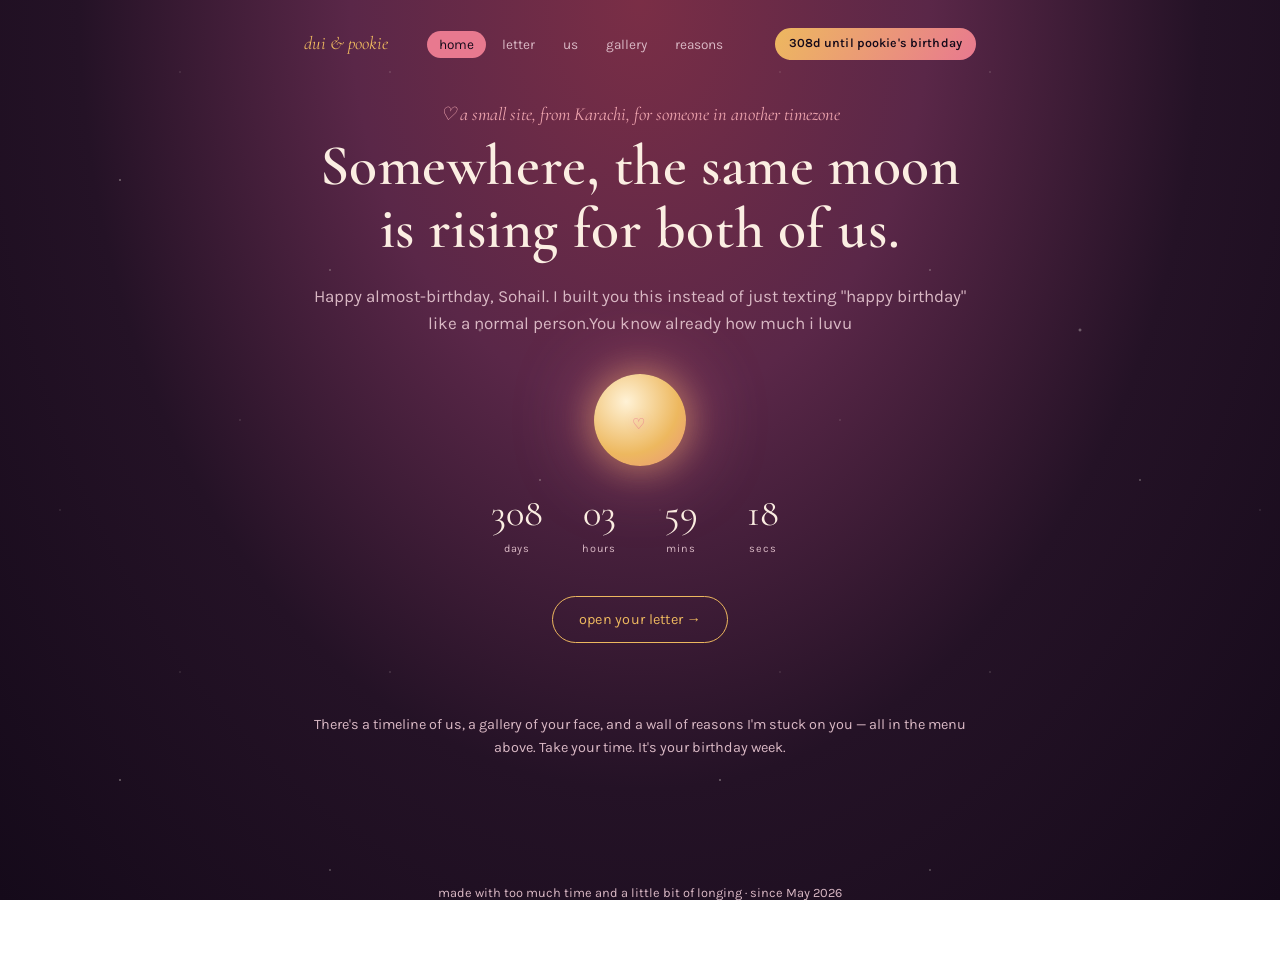
<file: index.html>
<!DOCTYPE html>
<html lang="en">
<head>
<meta charset="UTF-8">
<meta name="viewport" content="width=device-width, initial-scale=1.0">
<title>For Pookie 🤍</title>
<link rel="stylesheet" href="style.css">
</head>
<body>

<div class="floating-hearts" id="floating-hearts"></div>

<nav class="nav">
  <a class="nav-mark" href="index.html">dui &amp; pookie</a>
  <ul class="nav-links">
    <li><a href="index.html">home</a></li>
    <li><a href="letter.html">letter</a></li>
    <li><a href="us.html">us</a></li>
    <li><a href="gallery.html">gallery</a></li>
    <li><a href="reasons.html">reasons</a></li>
  </ul>
  <span class="countdown-pill" id="nav-countdown"></span>
</nav>

<div class="wrap">

  <div class="hero">
    <span class="eyebrow"><span class="beat">♡</span> a small site, from Karachi, for someone in another timezone</span>
    <h1>Somewhere, the same moon<br>is rising for both of us.</h1>
    <p>Happy almost-birthday, Sohail. I built you this instead of just texting "happy birthday" like a normal person.You know already how much i luvu</p>
  </div>

  <div class="moon-wrap">
    <div class="moon"><div class="shadow"></div></div>
  </div>

  <div class="countdown-grid">
    <div class="countdown-unit"><span class="num" id="cd-days">00</span><span class="label">days</span></div>
    <div class="countdown-unit"><span class="num" id="cd-hours">00</span><span class="label">hours</span></div>
    <div class="countdown-unit"><span class="num" id="cd-minutes">00</span><span class="label">mins</span></div>
    <div class="countdown-unit"><span class="num" id="cd-seconds">00</span><span class="label">secs</span></div>
  </div>

  <div style="text-align:center; margin-top:36px;">
    <a class="btn" href="letter.html">open your letter →</a>
  </div>

  <div style="text-align:center; margin-top:70px; color: var(--lavender); font-size:0.9rem;">
    <p>There's a timeline of us, a gallery of your face, and a wall of reasons I'm stuck on you — all in the menu above. Take your time. It's your birthday week.</p>
  </div>

</div>

<footer>made with too much time and a little bit of longing · since May 2026</footer>

<script src="script.js"></script>
</body>
</html>
</file>
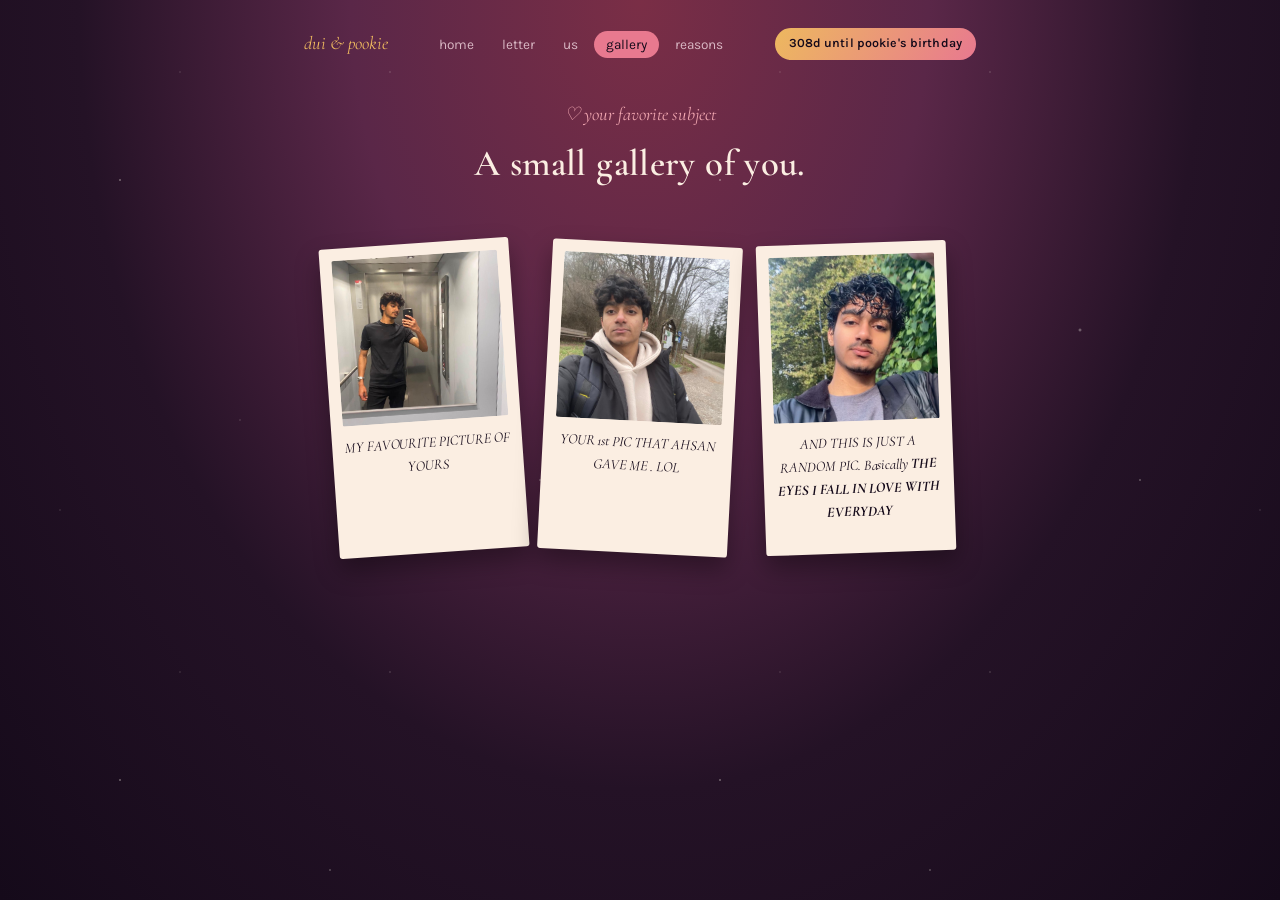
<file: gallery.html>
<!DOCTYPE html>
<html lang="en">
<head>
<meta charset="UTF-8">
<meta name="viewport" content="width=device-width, initial-scale=1.0">
<title>Gallery 🤍</title>
<link rel="stylesheet" href="style.css">
</head>
<body>

<div class="floating-hearts" id="floating-hearts"></div>

<nav class="nav">
  <a class="nav-mark" href="index.html">dui &amp; pookie</a>
  <ul class="nav-links">
    <li><a href="index.html">home</a></li>
    <li><a href="letter.html">letter</a></li>
    <li><a href="us.html">us</a></li>
    <li><a href="gallery.html">gallery</a></li>
    <li><a href="reasons.html">reasons</a></li>
  </ul>
  <span class="countdown-pill" id="nav-countdown"></span>
</nav>

<div class="wrap">

  <div class="hero">
    <span class="eyebrow"><span class="beat">♡</span> your favorite subject</span>
    <h2>A small gallery of you.</h2>
  
  </div>

  <div class="gallery">
    <div class="polaroid" style="--r: -4deg;">
      <div class="frame"><img src="photos/photo1.jpeg" alt="" onerror="this.style.display='none'; this.parentElement.textContent='photo1.jpeg'"></div>
      <span class="cap">MY FAVOURITE PICTURE OF YOURS</span>
    </div>
    <div class="polaroid" style="--r: 3deg;">
      <div class="frame"><img src="photos/photo2.jpeg" alt="" onerror="this.style.display='none'; this.parentElement.textContent='photo2.jpeg'"></div>
      <span class="cap">YOUR 1st PIC THAT AHSAN GAVE ME . LOL</span>
    </div>
    <div class="polaroid" style="--r: -2deg;">
      <div class="frame"><img src="photos/photo3.jpeg" alt="" onerror="this.style.display='none'; this.parentElement.textContent='photo3.jpeg'"></div>
      <span class="cap">AND THIS IS JUST A RANDOM PIC. Basically <b>THE EYES I FALL IN LOVE WITH EVERYDAY</b></span>
    </div>
  </div>

</div>

<script src="script.js"></script>
</body>
</html>
</file>
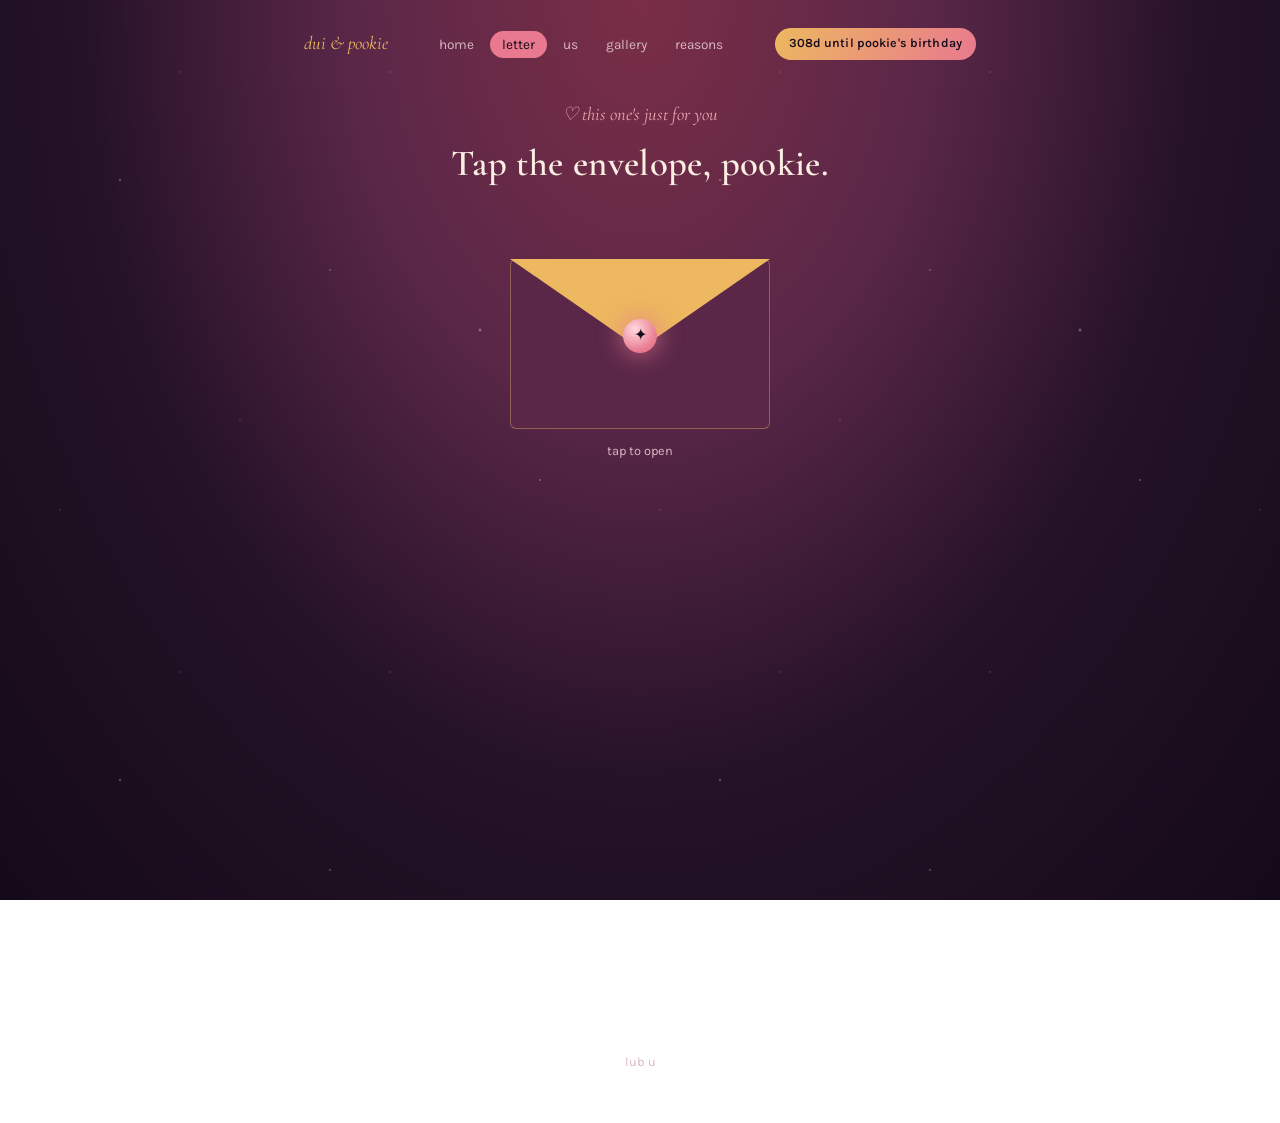
<file: letter.html>
<!DOCTYPE html>
<html lang="en">
<head>
<meta charset="UTF-8">
<meta name="viewport" content="width=device-width, initial-scale=1.0">
<title>Your Letter 🤍</title>
<link rel="stylesheet" href="style.css">
</head>
<body>

<div class="floating-hearts" id="floating-hearts"></div>

<nav class="nav">
  <a class="nav-mark" href="index.html">dui &amp; pookie</a>
  <ul class="nav-links">
    <li><a href="index.html">home</a></li>
    <li><a href="letter.html">letter</a></li>
    <li><a href="us.html">us</a></li>
    <li><a href="gallery.html">gallery</a></li>
    <li><a href="reasons.html">reasons</a></li>
  </ul>
  <span class="countdown-pill" id="nav-countdown"></span>
</nav>

<div class="wrap">

  <div class="hero">
    <span class="eyebrow"><span class="beat">♡</span> this one's just for you</span>
    <h2>Tap the envelope, pookie.</h2>
  </div>

  <div class="envelope-stage">
    <div class="envelope" id="envelope">
      <div class="body"></div>
      <div class="flap"></div>
      <div class="seal">✦</div>
      <div class="hint">tap to open</div>
    </div>
  </div>

  <div class="letter-paper" id="letter-paper">
    <p>Sohail,</p>
    <p>
      Ever since May , you are the reason i am so happy . You are my peace , my life , my safe space my love of life . pookie <3. 
    </p>
    <p>
     So here me the same girl who did not believed in ur AI wale biceps is wishing you . Every day feels so better because u r in it . 
    </p>
    <p>
     Happiest birthday poookieiieeeiiei baby cutie . I love your eyes so much ehhehe
    </p>
    <div class="signature">— your dui</div>
  </div>

</div>

<footer>lub u</footer>

<script src="script.js"></script>
</body>
</html>
</file>
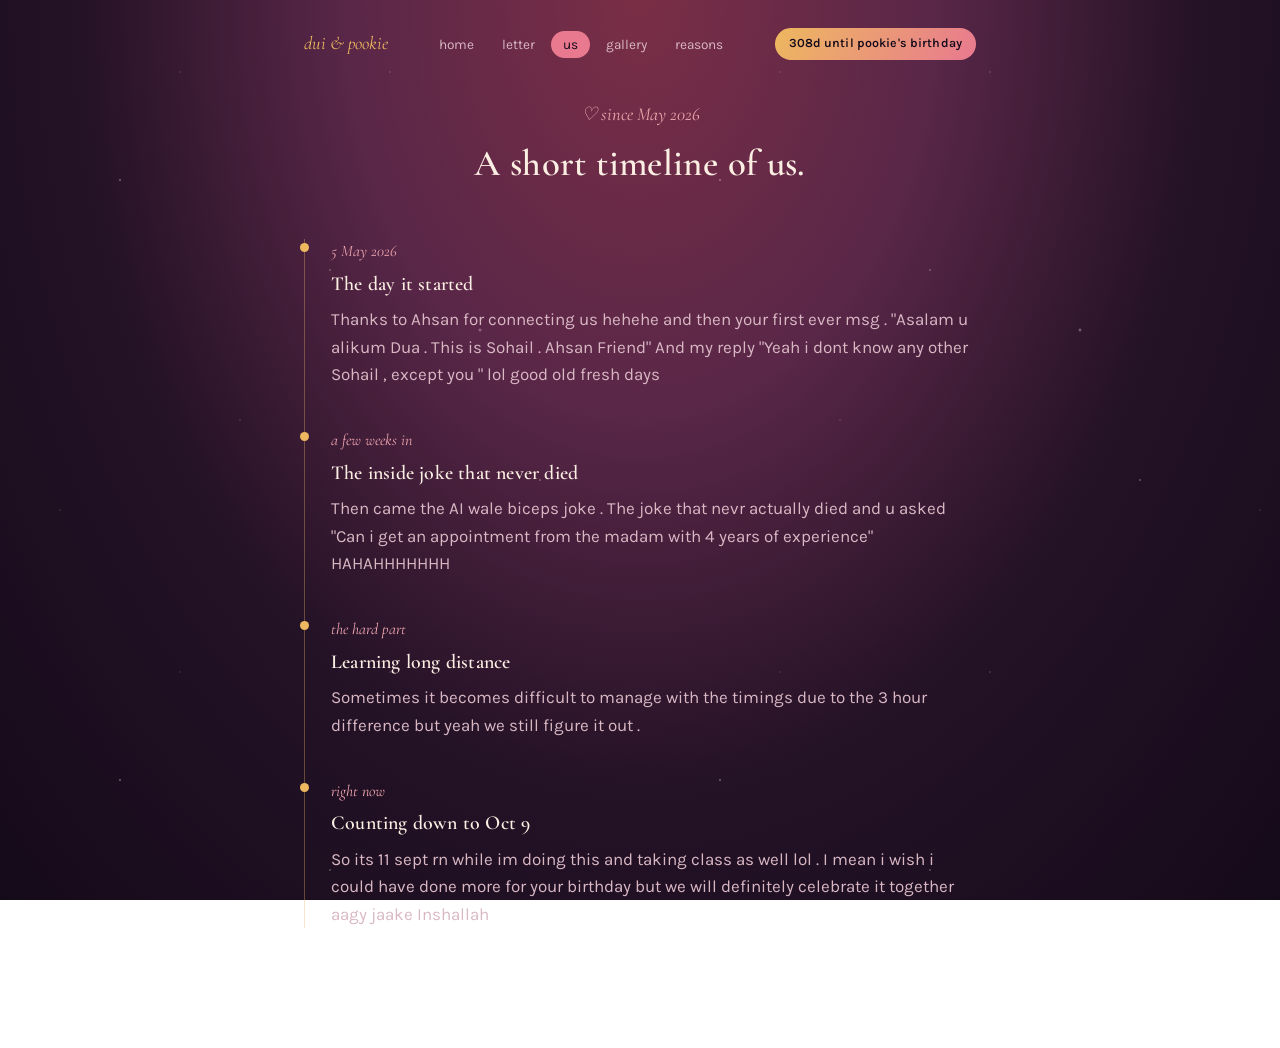
<file: us.html>
<!DOCTYPE html>
<html lang="en">
<head>
<meta charset="UTF-8">
<meta name="viewport" content="width=device-width, initial-scale=1.0">
<title>Us 🤍</title>
<link rel="stylesheet" href="style.css">
</head>
<body>

<div class="floating-hearts" id="floating-hearts"></div>

<nav class="nav">
  <a class="nav-mark" href="index.html">dui &amp; pookie</a>
  <ul class="nav-links">
    <li><a href="index.html">home</a></li>
    <li><a href="letter.html">letter</a></li>
    <li><a href="us.html">us</a></li>
    <li><a href="gallery.html">gallery</a></li>
    <li><a href="reasons.html">reasons</a></li>
  </ul>
  <span class="countdown-pill" id="nav-countdown"></span>
</nav>

<div class="wrap">

  <div class="hero">
    <span class="eyebrow"><span class="beat">♡</span> since May 2026</span>
    <h2>A short timeline of us.</h2>
   
  </div>

  <div class="timeline">
    <div class="timeline-item">
      <div class="date">5 May 2026</div>
      <h3>The day it started</h3>
      <p>Thanks to Ahsan for connecting us hehehe and then your first ever msg . "Asalam u alikum Dua . This is Sohail . Ahsan Friend" And my reply "Yeah i dont know any other Sohail , except you " lol good old fresh days </p>
    </div>
    <div class="timeline-item">
      <div class="date">a few weeks in</div>
      <h3>The inside joke that never died</h3>
      <p>Then came the AI wale biceps joke . The joke that nevr actually died and u asked "Can i get an appointment from the madam with 4 years of experience" HAHAHHHHHHH </p>
    </div>
    <div class="timeline-item">
      <div class="date">the hard part</div>
      <h3>Learning long distance</h3>
      <p>Sometimes it becomes difficult to manage with the timings due to the 3 hour difference but yeah we still figure it out . </p>
    </div>
    <div class="timeline-item">
      <div class="date">right now</div>
      <h3>Counting down to Oct 9</h3>
      <p>So its 11 sept rn while im doing this and taking class as well lol . I mean i wish i could have done more for your birthday but we will definitely celebrate it together aagy jaake Inshallah </p>
    </div>
  </div>

</div>

<script src="script.js"></script>
</body>
</html>
</file>
<file: style.css>
@import url('https://fonts.googleapis.com/css2?family=Cormorant+Garamond:ital,wght@0,400;0,500;0,600;1,500&family=Karla:wght@400;500;600&display=swap');

:root {
  --navy: #241226;
  --navy-deep: #150a1a;
  --plum: #5a2748;
  --wine: #7a2e46;
  --gold: #edb85f;
  --rose: #f0a6b0;
  --rose-hot: #e8798f;
  --cream: #fbeee2;
  --lavender: #d9b8c4;
  --max-w: 720px;
}

* { box-sizing: border-box; }

html { scroll-behavior: smooth; }

body {
  margin: 0;
  background: radial-gradient(ellipse at top, var(--wine) 0%, var(--plum) 32%, var(--navy) 62%, var(--navy-deep) 100%);
  background-attachment: fixed;
  color: var(--cream);
  font-family: 'Karla', sans-serif;
  font-size: 17px;
  line-height: 1.6;
  min-height: 100vh;
  position: relative;
  overflow-x: hidden;
}

/* scattered stars, fixed so they don't reset per page scroll */
body::before {
  content: '';
  position: fixed;
  inset: 0;
  pointer-events: none;
  z-index: 0;
  background-image:
    radial-gradient(1.5px 1.5px at 20% 30%, rgba(246,239,230,0.55), transparent),
    radial-gradient(1px 1px at 65% 12%, rgba(246,239,230,0.4), transparent),
    radial-gradient(2px 2px at 80% 55%, rgba(246,239,230,0.5), transparent),
    radial-gradient(1px 1px at 40% 70%, rgba(246,239,230,0.35), transparent),
    radial-gradient(1.5px 1.5px at 90% 80%, rgba(246,239,230,0.45), transparent),
    radial-gradient(1px 1px at 10% 85%, rgba(246,239,230,0.3), transparent),
    radial-gradient(1.5px 1.5px at 55% 45%, rgba(246,239,230,0.4), transparent),
    radial-gradient(1px 1px at 30% 12%, rgba(246,239,230,0.3), transparent);
  background-repeat: repeat;
  background-size: 600px 600px;
}

/* ---------- floating hearts (decorative, behind content) ---------- */
.floating-hearts {
  position: fixed;
  inset: 0;
  z-index: 0;
  pointer-events: none;
  overflow: hidden;
}

.floating-hearts .fh {
  position: absolute;
  bottom: -40px;
  color: var(--rose-hot);
  opacity: 0;
  font-size: 14px;
  animation: floatUp linear forwards;
  will-change: transform, opacity;
}

@keyframes floatUp {
  0% { opacity: 0; transform: translateY(0) translateX(0) scale(0.8) rotate(0deg); }
  10% { opacity: 0.55; }
  85% { opacity: 0.4; }
  100% { opacity: 0; transform: translateY(-110vh) translateX(var(--drift, 30px)) scale(1.1) rotate(20deg); }
}

@media (prefers-reduced-motion: reduce) {
  .floating-hearts { display: none; }
}

h1, h2, h3 {
  font-family: 'Cormorant Garamond', serif;
  font-weight: 600;
  letter-spacing: 0.01em;
  margin: 0 0 0.4em;
}

h1 { font-size: clamp(2.4rem, 6vw, 3.6rem); line-height: 1.08; }
h2 { font-size: clamp(1.7rem, 4vw, 2.3rem); }

p { margin: 0 0 1em; color: var(--lavender); }

a { color: inherit; }

.wrap {
  position: relative;
  z-index: 1;
  max-width: var(--max-w);
  margin: 0 auto;
  padding: 0 24px 80px;
}

/* ---------- nav ---------- */

.nav {
  position: relative;
  z-index: 2;
  display: flex;
  align-items: center;
  justify-content: space-between;
  flex-wrap: wrap;
  gap: 14px;
  max-width: var(--max-w);
  margin: 0 auto;
  padding: 28px 24px 20px;
}

.nav-mark {
  font-family: 'Cormorant Garamond', serif;
  font-size: 1.15rem;
  font-style: italic;
  color: var(--gold);
  text-decoration: none;
  white-space: nowrap;
}

.nav-links {
  display: flex;
  gap: 4px;
  flex-wrap: wrap;
  list-style: none;
  margin: 0;
  padding: 0;
}

.nav-links a {
  text-decoration: none;
  color: var(--lavender);
  font-size: 0.85rem;
  padding: 6px 12px;
  border-radius: 999px;
  transition: color 0.2s ease, background 0.2s ease;
}

.nav-links a:hover,
.nav-links a.active {
  color: var(--navy-deep);
  background: var(--rose-hot);
}

.countdown-pill {
  font-size: 0.78rem;
  color: var(--navy-deep);
  background: linear-gradient(120deg, var(--gold), var(--rose-hot));
  padding: 6px 14px;
  border-radius: 999px;
  white-space: nowrap;
  font-weight: 600;
  letter-spacing: 0.01em;
}

/* ---------- moon ---------- */

.moon-wrap {
  display: flex;
  justify-content: center;
  margin: 10px 0 28px;
}

.moon {
  width: 92px;
  height: 92px;
  border-radius: 50%;
  background: radial-gradient(circle at 35% 30%, #fff2d6, var(--gold) 60%, var(--rose-hot) 130%);
  box-shadow: 0 0 70px 10px rgba(232,121,143,0.4), 0 0 30px 4px rgba(237,184,95,0.45);
  position: relative;
  overflow: hidden;
  animation: moonPulse 3.4s ease-in-out infinite;
}

@keyframes moonPulse {
  0%, 100% { box-shadow: 0 0 70px 10px rgba(232,121,143,0.4), 0 0 30px 4px rgba(237,184,95,0.45); }
  50% { box-shadow: 0 0 90px 16px rgba(232,121,143,0.55), 0 0 40px 8px rgba(237,184,95,0.6); }
}

@media (prefers-reduced-motion: reduce) {
  .moon { animation: none; }
}

.moon .shadow {
  position: absolute;
  top: -10%;
  height: 120%;
  width: 100%;
  background: var(--navy-deep);
  border-radius: 50%;
  transition: transform 1s ease;
}

.moon-wrap {
  position: relative;
}

.moon-wrap::after {
  content: '♡';
  position: absolute;
  left: 50%;
  top: 50%;
  width: 16px;
  height: 16px;
  margin-left: -8px;
  margin-top: -8px;
  color: var(--rose-hot);
  font-size: 15px;
  text-shadow: 0 0 8px rgba(232,121,143,0.8);
  transform-origin: 8px 74px;
  animation: orbit 6s linear infinite;
}

@keyframes orbit {
  from { transform: rotate(0deg) translateY(-74px) rotate(0deg); }
  to { transform: rotate(360deg) translateY(-74px) rotate(-360deg); }
}

@media (prefers-reduced-motion: reduce) {
  .moon-wrap::after { animation: none; }
}

/* ---------- countdown block (home hero) ---------- */

.countdown-grid {
  display: flex;
  gap: 18px;
  justify-content: center;
  flex-wrap: wrap;
  margin: 26px 0 8px;
}

.countdown-unit {
  text-align: center;
  min-width: 64px;
}

.countdown-unit .num {
  font-family: 'Cormorant Garamond', serif;
  font-size: 2.4rem;
  color: var(--cream);
  display: block;
  line-height: 1;
}

.countdown-unit .label {
  font-size: 0.68rem;
  letter-spacing: 0.08em;
  color: var(--lavender);
  text-transform: lowercase;
}

/* ---------- buttons ---------- */

.btn {
  display: inline-block;
  border: 1px solid var(--gold);
  color: var(--gold);
  text-decoration: none;
  padding: 11px 26px;
  border-radius: 999px;
  font-size: 0.9rem;
  letter-spacing: 0.02em;
  transition: background 0.25s ease, color 0.25s ease, transform 0.25s ease, box-shadow 0.25s ease;
  background: transparent;
  cursor: pointer;
  font-family: 'Karla', sans-serif;
}

.btn:hover {
  background: linear-gradient(120deg, var(--gold), var(--rose-hot));
  border-color: transparent;
  color: var(--navy-deep);
  transform: translateY(-2px);
  box-shadow: 0 10px 24px rgba(232,121,143,0.35);
}

/* ---------- hero ---------- */

.hero {
  text-align: center;
  padding: 20px 0 10px;
}

.hero .eyebrow {
  color: var(--rose);
  font-family: 'Cormorant Garamond', serif;
  font-style: italic;
  font-size: 1.15rem;
  margin-bottom: 6px;
  display: block;
}

.hero .eyebrow .beat {
  display: inline-block;
  animation: heartbeat 1.4s ease-in-out infinite;
}

@keyframes heartbeat {
  0%, 100% { transform: scale(1); }
  15% { transform: scale(1.25); }
  30% { transform: scale(1); }
  45% { transform: scale(1.2); }
  60% { transform: scale(1); }
}

@media (prefers-reduced-motion: reduce) {
  .hero .eyebrow .beat { animation: none; }
}

/* ---------- envelope (letter page) ---------- */

.envelope-stage {
  display: flex;
  justify-content: center;
  padding: 40px 0 20px;
}

.envelope {
  width: 260px;
  height: 170px;
  position: relative;
  cursor: pointer;
}

.envelope .body {
  position: absolute;
  inset: 0;
  background: var(--plum);
  border: 1px solid rgba(232,183,104,0.4);
  border-radius: 6px;
}

.envelope .flap {
  position: absolute;
  top: 0; left: 0; right: 0;
  height: 0;
  border-left: 130px solid transparent;
  border-right: 130px solid transparent;
  border-top: 90px solid var(--gold);
  transform-origin: top;
  transition: transform 0.6s ease;
  z-index: 3;
}

.envelope.open .flap {
  transform: rotateX(180deg);
}

.envelope .seal {
  position: absolute;
  top: 60px; left: 50%;
  transform: translateX(-50%);
  width: 34px; height: 34px;
  background: radial-gradient(circle at 35% 30%, #ffd9de, var(--rose-hot) 70%);
  box-shadow: 0 0 22px 4px rgba(232,121,143,0.55);
  border-radius: 50%;
  z-index: 4;
  display: flex; align-items: center; justify-content: center;
  font-family: 'Cormorant Garamond', serif;
  color: var(--navy-deep);
  font-size: 1rem;
  transition: opacity 0.3s ease;
  animation: heartbeat 1.6s ease-in-out infinite;
}

@media (prefers-reduced-motion: reduce) {
  .envelope .seal { animation: none; }
}

.envelope.open .seal { opacity: 0; }

.envelope .hint {
  position: absolute;
  bottom: -32px;
  left: 0; right: 0;
  text-align: center;
  font-size: 0.8rem;
  color: var(--lavender);
}

.letter-paper {
  max-width: 560px;
  margin: 40px auto 0;
  background: rgba(246,239,230,0.04);
  border: 1px solid rgba(232,183,104,0.25);
  border-radius: 10px;
  padding: 36px 32px;
  opacity: 0;
  transform: translateY(12px);
  transition: opacity 0.7s ease, transform 0.7s ease;
}

.letter-paper.show {
  opacity: 1;
  transform: translateY(0);
}

.letter-paper p {
  color: var(--cream);
  font-family: 'Cormorant Garamond', serif;
  font-size: 1.25rem;
  line-height: 1.7;
}

.signature {
  text-align: right;
  font-style: italic;
  color: var(--gold);
  margin-top: 20px;
}

/* ---------- timeline (us page) ---------- */

.timeline {
  position: relative;
  margin-top: 20px;
  padding-left: 26px;
  border-left: 1px solid rgba(232,183,104,0.35);
}

.timeline-item {
  position: relative;
  margin-bottom: 40px;
}

.timeline-item::before {
  content: '';
  position: absolute;
  left: -31px;
  top: 4px;
  width: 9px;
  height: 9px;
  border-radius: 50%;
  background: var(--gold);
}

.timeline-item .date {
  font-family: 'Cormorant Garamond', serif;
  font-style: italic;
  color: var(--rose);
  font-size: 1rem;
  margin-bottom: 4px;
}

.timeline-item h3 { margin-bottom: 6px; }

/* ---------- gallery ---------- */

.gallery {
  display: flex;
  flex-wrap: wrap;
  gap: 26px;
  justify-content: center;
  margin-top: 24px;
}

.polaroid {
  background: var(--cream);
  padding: 12px 12px 30px;
  width: 190px;
  border-radius: 3px;
  box-shadow: 0 12px 24px rgba(0,0,0,0.35);
  transform: rotate(var(--r, 0deg));
  transition: transform 0.3s ease;
}

.polaroid:hover {
  transform: rotate(0deg) scale(1.04);
  box-shadow: 0 16px 34px rgba(232,121,143,0.45);
}

.polaroid .frame {
  width: 100%;
  aspect-ratio: 1 / 1;
  background: rgba(60,42,77,0.5);
  border-radius: 2px;
  display: flex;
  align-items: center;
  justify-content: center;
  color: var(--lavender);
  font-size: 0.72rem;
  overflow: hidden;
}

.polaroid .frame img {
  width: 100%; height: 100%;
  object-fit: cover;
  display: block;
}

.polaroid .cap {
  display: block;
  text-align: center;
  margin-top: 10px;
  font-family: 'Cormorant Garamond', serif;
  font-style: italic;
  color: var(--navy-deep);
  font-size: 0.9rem;
}

/* ---------- reasons (hearts) ---------- */

.heart-field {
  position: relative;
  margin-top: 20px;
  display: flex;
  flex-wrap: wrap;
  gap: 18px;
  justify-content: center;
}

.heart {
  width: 78px;
  height: 78px;
  border-radius: 50%;
  border: 1px solid rgba(232,183,104,0.4);
  background: rgba(226,168,171,0.08);
  color: var(--rose);
  font-size: 1.6rem;
  display: flex;
  align-items: center;
  justify-content: center;
  cursor: pointer;
  transition: background 0.25s ease, transform 0.2s ease, box-shadow 0.25s ease;
  animation: heartbeat 2.6s ease-in-out infinite;
}

.heart:hover {
  transform: scale(1.1);
  box-shadow: 0 0 24px 4px rgba(232,121,143,0.4);
}

.heart.opened {
  background: radial-gradient(circle at 35% 30%, #ffd9de, var(--rose-hot) 75%);
  color: var(--navy-deep);
  animation: none;
  box-shadow: 0 0 26px 6px rgba(232,121,143,0.5);
}

.heart:nth-child(2) { animation-delay: 0.3s; }
.heart:nth-child(3) { animation-delay: 0.6s; }
.heart:nth-child(4) { animation-delay: 0.9s; }
.heart:nth-child(5) { animation-delay: 0.2s; }
.heart:nth-child(6) { animation-delay: 0.5s; }
.heart:nth-child(7) { animation-delay: 0.8s; }

@media (prefers-reduced-motion: reduce) {
  .heart { animation: none; }
}

.reason-text {
  max-width: 560px;
  margin: 26px auto 0;
  text-align: center;
  font-family: 'Cormorant Garamond', serif;
  font-size: 1.3rem;
  color: var(--cream);
  min-height: 60px;
  font-style: italic;
}

footer {
  position: relative;
  z-index: 1;
  text-align: center;
  padding: 30px 24px 50px;
  color: var(--lavender);
  font-size: 0.8rem;
}

@media (prefers-reduced-motion: reduce) {
  * { transition: none !important; scroll-behavior: auto !important; }
}
</file>
